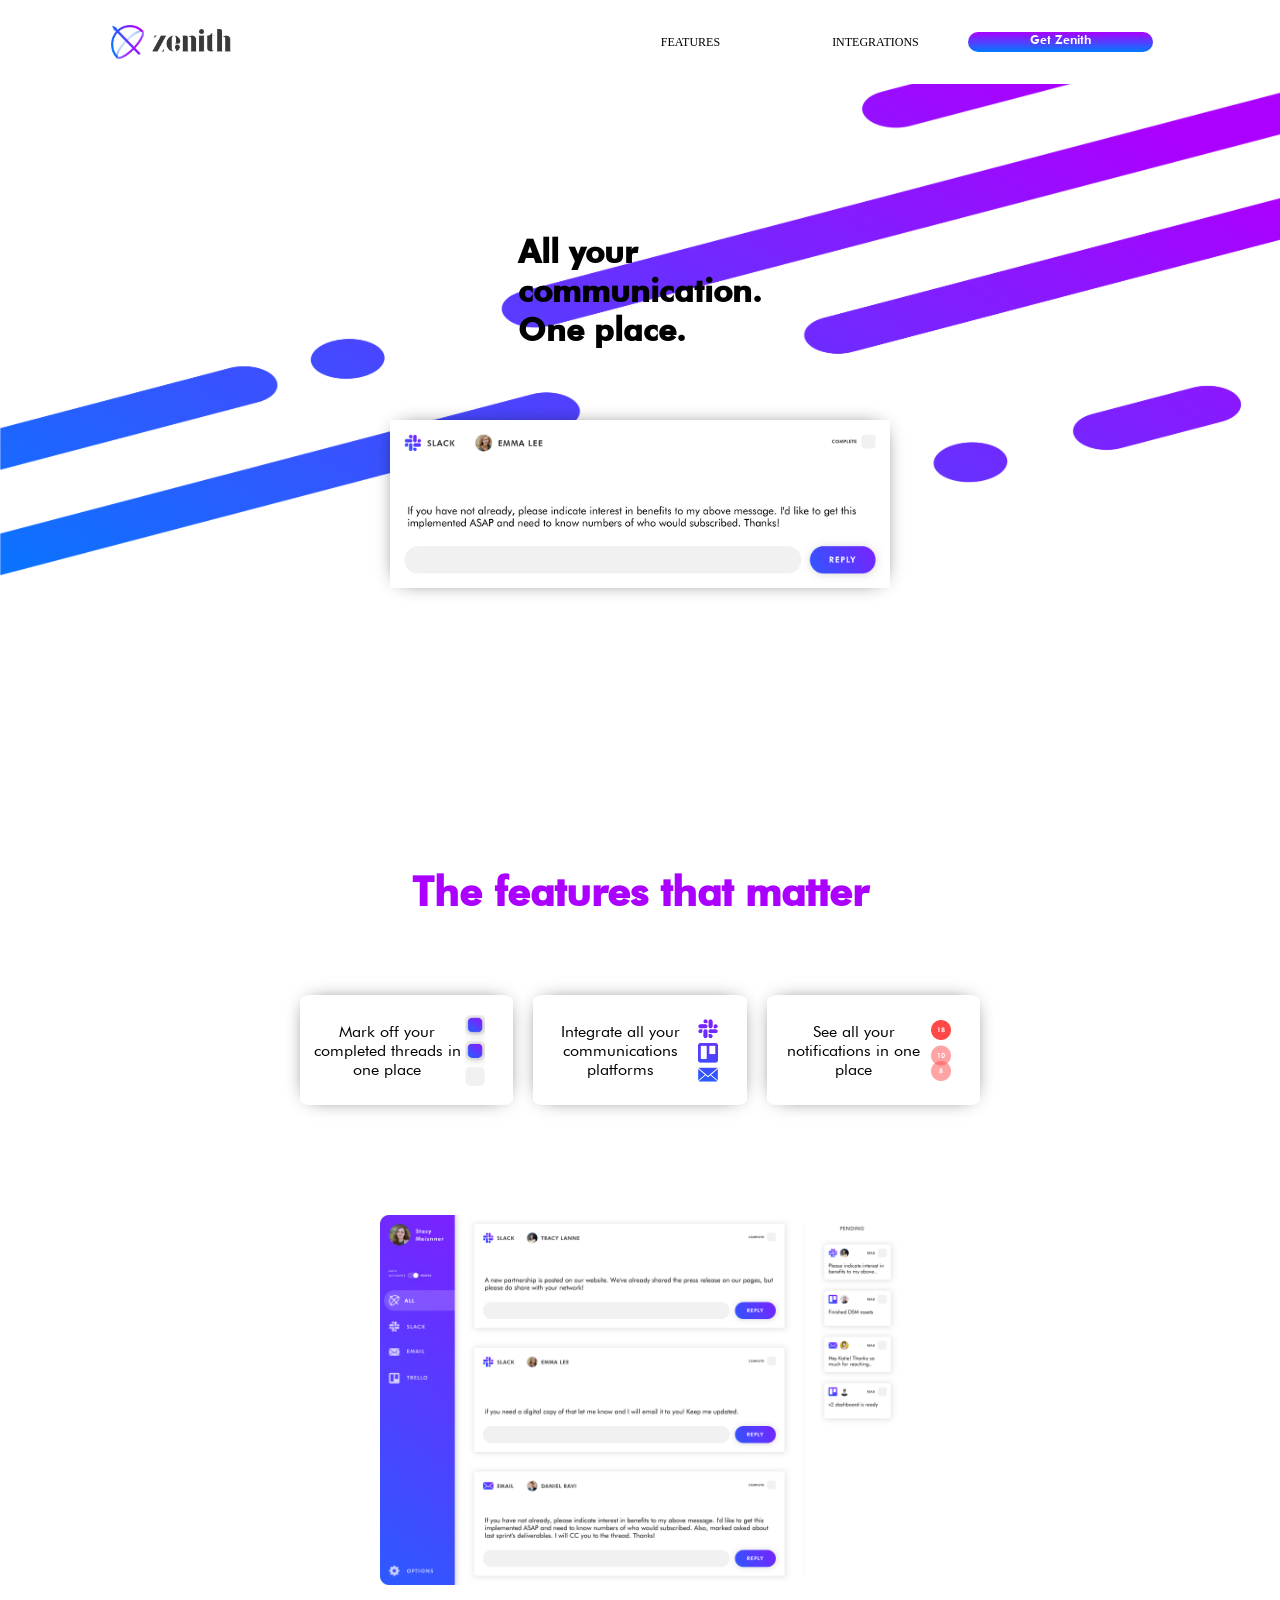
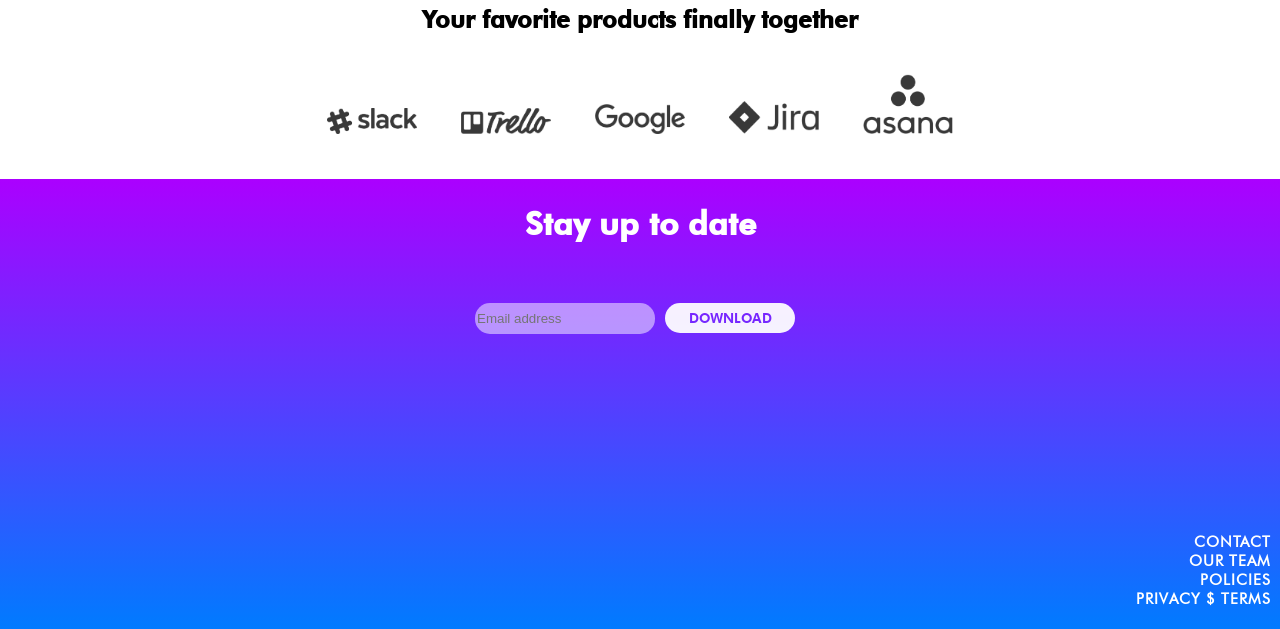
<file: index.html>
<html lang="en">
    <head>
        <meta charset="UTF-8">
        <meta name="viewport" content="width=device-width, initial-scale=1.0">
        <title>Zenith Landing Page</title>
        <link href="style.css" rel="stylesheet">
        <script src="script.js" defer></script>
    </head>
    
    <body>
        <!-- NavBar start -->

        <nav class="navbar">
            <!-- title -->
            <img src="Images-fonts/zenith-logo.png" class="brand-title">
            <!-- hamburger menu -->
            <a href="#" id="toggle-button" class="toggle-button">
                <!-- spans are used to represent each bar -->
                <span class="bar"></span>
                <span class="bar2"></span>
            </a>
            <!-- nav-links -->
            <div class="navbar-links">
                <ul class="navbar-ul">
                    <li><a href="#">FEATURES</a></li>
                    <li><a href="#">INTEGRATIONS</a></li>

                    <li> <div class="button"><a href="#">Get Zenith</a></div></li>
                </ul>
            </div>
        </nav>
        <!-- NavBar end -->
    
        <div class="hero">
            <div class="hero_title"> <h1>All your<br> communication. <br> One place. </h1> </div>
            <img class="hero_card" src="Images-fonts/inbound-card.png">
        </div>
    
        <section class="cards">
          <h2 class="cards_title">The features that matter</h2>
            <div class="cards_parent">
                <div class="cards_card"> <p>Mark off your completed threads in one place</p> <img src="Images-fonts/features-checkboxes.png" alt="checkbox"> </div>
                <div class="cards_card"> <p>Integrate all your communications platforms</p> <img src="Images-fonts/features-integrations.png" alt="integration icons"></div>
                <div class="cards_card"><p>See all your notifications in one place</p> <img src="Images-fonts/features-notifications.png" alt="notifications icons"></div>
            </div> 
             <div class="cards_picture"><img class="cards_picture" src="Images-fonts/zenith-dasboard.png"></div>

        </section>
        
        <h2 class="brand_title"> Your favorite products finally together</h2>
    
        <section class="brands">
           
                <div class="brands_div">
                    <img class="brand_icon1" src="Images-fonts/slack-full.png" alt="slack">
                    <img class="brand_icon2" src="Images-fonts/trello.png" alt="trello">
                    <img class="brand_icon3" src="Images-fonts/google.png" alt="google">
                    <img class="brand_icon4" src="Images-fonts/jira.png" alt="Jira">
                    <img class="brand_icon5" src="Images-fonts/asana.png" alt="asana">
                 </div>
            
           
        </section>
    
        <footer class="footer">
            <h1 class="footer_title">Stay up to date</h1>
            <form class="footer_form" action="email">
                <label for="email"></label>
                <input type="email"  class="footer_email" name="email" placeholder="Email address">
    
                <label  for="button"></label>
                <input value="DOWNLOAD" type="submit" class="footer_button" name="button" placeholder="DOWNLOAD">
            </form>
                <div class="footer_parent">
                    <ul class="footer_links">
                        <li><a href="#">CONTACT</a></li>
                        <li><a href="#">OUR TEAM</a></li>
                        <li><a href="#">POLICIES</a></li>
                        <li><a href="#">PRIVACY $ TERMS</a></li>
    
                    </ul>
                </div>
        </footer>
    </body>
    </html>
</file>
<file: style.css>
@font-face {
  src: url(Images-fonts/futura-heavy.ttf);
  font-family: heavy;
}

@font-face {
  src: url(Images-fonts/futura-book.ttf);
  font-family: book;
}

* {
  -webkit-box-sizing: border-box;
          box-sizing: border-box;
}

body {
  margin: 0;
  padding: 0;
}

.navbar {
  display: -webkit-box;
  display: -ms-flexbox;
  display: flex;
  -webkit-box-orient: vertical;
  -webkit-box-direction: normal;
      -ms-flex-direction: column;
          flex-direction: column;
  -webkit-box-pack: center;
      -ms-flex-pack: center;
          justify-content: center;
  -webkit-box-align: center;
      -ms-flex-align: center;
          align-items: center;
  color: black;
}

.brand-title {
  font-size: 1rem;
  margin: 1em;
  margin-right: auto;
  width: 120px;
}

.navbar-links {
  width: 100%;
  /* display: flex; */
  display: none;
}

.navbar-links ul {
  display: -webkit-box;
  display: -ms-flexbox;
  display: flex;
  -webkit-box-orient: vertical;
  -webkit-box-direction: normal;
      -ms-flex-direction: column;
          flex-direction: column;
  text-align: center;
  width: 100%;
}

.navbar-links li {
  list-style: none;
  width: 100%;
}

.navbar-links li:hover {
  background-color: #555;
}

.navbar-links a {
  width: 100%;
  text-decoration: none;
  color: black;
  /* padding: 1rem; */
  font-size: 0.75rem;
}

.toggle-button {
  position: absolute;
  top: 1rem;
  right: 1rem;
  display: -webkit-box;
  display: -ms-flexbox;
  display: flex;
  -webkit-box-orient: vertical;
  -webkit-box-direction: normal;
      -ms-flex-direction: column;
          flex-direction: column;
  -webkit-box-pack: space-evenly;
      -ms-flex-pack: space-evenly;
          justify-content: space-evenly;
  width: 25px;
  height: 21px;
}

.toggle-button .bar {
  display: inline-block;
  height: 3px;
  width: 130%;
  background-color: #ab00ff;
}

.toggle-button .bar2 {
  display: inline-block;
  height: 3px;
  width: 100%;
  margin-left: 8px;
  background-color: #ab00ff;
}

.navbar-links.active {
  display: -webkit-box;
  display: -ms-flexbox;
  display: flex;
}

.hero {
  display: -webkit-box;
  display: -ms-flexbox;
  display: flex;
  -webkit-box-orient: vertical;
  -webkit-box-direction: normal;
      -ms-flex-direction: column;
          flex-direction: column;
  -webkit-box-pack: center;
      -ms-flex-pack: center;
          justify-content: center;
  margin: auto;
  -webkit-box-align: center;
      -ms-flex-align: center;
          align-items: center;
  background-image: url("./Images-fonts/hero-bg-texture.png");
  background-position: center;
  background-repeat: no-repeat;
  background-size: cover;
  width: 100%;
  height: 500px;
}

.hero .hero_title {
  padding-top: 130px;
  font-size: 13px;
  font-family: heavy;
}

.hero .hero_card {
  width: 300px;
  height: 100px;
  margin-top: 50px;
  -webkit-box-shadow: 0 0 20px -10px;
          box-shadow: 0 0 20px -10px;
}

.brand_title {
  font-family: heavy;
  text-align: center;
}

.cards {
  padding-top: 250px;
}

.cards .cards_picture {
  width: 320px;
  margin-top: 50px;
}

.cards .cards_parent {
  display: -webkit-box;
  display: -ms-flexbox;
  display: flex;
  -webkit-box-orient: vertical;
  -webkit-box-direction: normal;
      -ms-flex-direction: column;
          flex-direction: column;
  -webkit-box-align: center;
      -ms-flex-align: center;
          align-items: center;
}

.cards .cards_title {
  text-align: center;
  font-family: heavy;
  color: #ab00ff;
  margin-bottom: 70px;
}

.cards .cards_card {
  margin: 10px;
  display: -ms-grid;
  display: grid;
  -ms-grid-columns: 80% 20%;
      grid-template-columns: 80% 20%;
  border: solid black;
  border-width: 0px;
  border-radius: 5%;
  -webkit-box-shadow: 0 0 20px -10px;
          box-shadow: 0 0 20px -10px;
  background-color: white;
  height: 110px;
  -webkit-box-align: center;
      -ms-flex-align: center;
          align-items: center;
  text-align: center;
  padding: 20px;
  width: 70%;
  font-family: book;
}

.cards .cards_card img {
  width: 20px;
}

.brands {
  display: -webkit-box;
  display: -ms-flexbox;
  display: flex;
  -webkit-box-pack: center;
      -ms-flex-pack: center;
          justify-content: center;
  text-align: center;
}

.brands .brands_div img {
  width: 130px;
  padding: 20px;
}

.brands .brands_div .parent_icon1 {
  display: -webkit-box;
  display: -ms-flexbox;
  display: flex;
  -webkit-box-orient: horizontal;
  -webkit-box-direction: normal;
      -ms-flex-direction: row;
          flex-direction: row;
}

.brands .brands_div .parent_icon2 {
  display: -webkit-box;
  display: -ms-flexbox;
  display: flex;
  -webkit-box-orient: horizontal;
  -webkit-box-direction: normal;
      -ms-flex-direction: row;
          flex-direction: row;
}

.footer {
  background: -webkit-gradient(linear, left top, left bottom, from(#ab00ff), to(#007bff));
  background: linear-gradient(#ab00ff, #007bff);
  width: 100%;
  height: 450px;
}

.footer .footer_form {
  display: -webkit-box;
  display: -ms-flexbox;
  display: flex;
  -webkit-box-pack: center;
      -ms-flex-pack: center;
          justify-content: center;
  margin-top: 50px;
}

.footer .footer_button {
  border: none;
  width: 130px;
  height: 30px;
  font-family: heavy;
  margin: center;
  margin: 10px;
  mix-blend-mode: screen;
}

.footer .footer_title {
  color: white;
  font-family: heavy;
  text-align: center;
}

.footer .footer_email {
  border: none;
  border-radius: 15px;
  width: 180px;
  height: 31px;
  background-color: rgba(255, 255, 255, 0.5);
  margin-top: 10px;
}

.footer .footer_email ::-webkit-input-placeholder {
  color: white;
}

.footer .footer_email :-ms-input-placeholder {
  color: white;
}

.footer .footer_email ::-ms-input-placeholder {
  color: white;
}

.footer .footer_email ::placeholder {
  color: white;
}

.footer .footer_button {
  border-radius: 15px;
}

.footer .footer_parent {
  height: 60%;
  display: -webkit-box;
  display: -ms-flexbox;
  display: flex;
  -webkit-box-pack: end;
      -ms-flex-pack: end;
          justify-content: flex-end;
}

.footer .footer_parent .footer_links {
  list-style-type: none;
  font-family: book;
  display: -webkit-box;
  display: -ms-flexbox;
  display: flex;
  -webkit-box-orient: vertical;
  -webkit-box-direction: normal;
      -ms-flex-direction: column;
          flex-direction: column;
  -webkit-box-align: end;
      -ms-flex-align: end;
          align-items: flex-end;
  -webkit-box-pack: end;
      -ms-flex-pack: end;
          justify-content: flex-end;
  padding: 5px;
  -ms-flex-item-align: end;
      align-self: flex-end;
}

.footer .footer_parent li a {
  text-decoration: none;
  color: white;
  font-family: "book";
  font-weight: bold;
  font-size: 15px;
  margin: 4px;
  letter-spacing: 1px;
}

@media (min-width: 550px) {
  .toggle-button {
    display: none;
  }
  .brand-title {
    margin: 0;
    padding: 0;
    margin-right: 200px;
  }
  .navbar {
    -webkit-box-orient: horizontal;
    -webkit-box-direction: normal;
        -ms-flex-direction: row;
            flex-direction: row;
    -webkit-box-pack: space-evenly;
        -ms-flex-pack: space-evenly;
            justify-content: space-evenly;
  }
  .navbar-links {
    display: -webkit-box;
    display: -ms-flexbox;
    display: flex;
    -webkit-box-pack: center;
        -ms-flex-pack: center;
            justify-content: center;
    padding: 1em;
    width: 49%;
  }
  .navbar-links .button {
    background: -webkit-gradient(linear, left top, left bottom, from(#ab00ff), to(#007bff));
    background: linear-gradient(#ab00ff, #007bff);
    border-radius: 10px;
    height: 20px;
    font-family: heavy;
  }
  .navbar-links .button a {
    color: white;
    text-align: center;
  }
  .navbar-links ul {
    -webkit-box-orient: horizontal;
    -webkit-box-direction: normal;
        -ms-flex-direction: row;
            flex-direction: row;
  }
  .footer_button {
    border: none;
    width: 160px;
    height: 40px;
    font-family: heavy;
    margin: center;
    mix-blend-mode: screen;
  }
  .footer_title {
    color: white;
    font-family: heavy;
    text-align: center;
    padding-top: 25px;
  }
  .footer_email {
    border: none;
    border-radius: 15px;
    width: 220px;
    height: 40px;
    background-color: rgba(255, 255, 255, 0.5);
  }
  .footer_email ::-webkit-input-placeholder {
    color: white;
  }
  .footer_email :-ms-input-placeholder {
    color: white;
  }
  .footer_email ::-ms-input-placeholder {
    color: white;
  }
  .footer_email ::placeholder {
    color: white;
  }
  .footer_email .footer_button {
    border-radius: 15px;
  }
  .footer_email .footer_parent {
    height: 45%;
    display: -webkit-box;
    display: -ms-flexbox;
    display: flex;
    -webkit-box-pack: end;
        -ms-flex-pack: end;
            justify-content: flex-end;
  }
  .footer_email .footer_parent .footer_links {
    list-style-type: none;
    font-family: book;
    display: -webkit-box;
    display: -ms-flexbox;
    display: flex;
    -webkit-box-orient: vertical;
    -webkit-box-direction: normal;
        -ms-flex-direction: column;
            flex-direction: column;
    -webkit-box-align: end;
        -ms-flex-align: end;
            align-items: flex-end;
    -webkit-box-pack: end;
        -ms-flex-pack: end;
            justify-content: flex-end;
    padding: 5px;
    -ms-flex-item-align: end;
        align-self: flex-end;
  }
  .footer_email .footer_parent li a {
    text-decoration: none;
    color: white;
    font-family: "book";
    font-weight: bold;
    font-size: 15px;
    margin: 4px;
    letter-spacing: 1px;
  }
  .brands {
    display: -webkit-box;
    display: -ms-flexbox;
    display: flex;
    -webkit-box-align: center;
        -ms-flex-align: center;
            align-items: center;
  }
  .cards {
    padding-top: 250px;
    display: -webkit-box;
    display: -ms-flexbox;
    display: flex;
    -webkit-box-orient: vertical;
    -webkit-box-direction: normal;
        -ms-flex-direction: column;
            flex-direction: column;
    -webkit-box-align: center;
        -ms-flex-align: center;
            align-items: center;
  }
  .cards .cards_parent {
    display: -webkit-box;
    display: -ms-flexbox;
    display: flex;
    -webkit-box-orient: horizontal;
    -webkit-box-direction: normal;
        -ms-flex-direction: row;
            flex-direction: row;
    width: 700px;
  }
  .cards .cards_picture {
    width: 520px;
    margin-top: 50px;
  }
  .cards .cards_title {
    text-align: center;
    font-family: heavy;
    color: #ab00ff;
    margin-bottom: 70px;
    font-size: 40px;
  }
  .cards .cards_card {
    display: -ms-grid;
    display: grid;
    -ms-grid-columns: 80% 20%;
        grid-template-columns: 80% 20%;
    border: solid black;
    border-width: 0px;
    border-radius: 5%;
    -webkit-box-shadow: 0 0 20px -10px;
            box-shadow: 0 0 20px -10px;
    background-color: white;
    height: 110px;
    padding: 10px;
    width: 70%;
    font-family: book;
  }
  .cards .cards_card img {
    width: 20px;
  }
  .hero .hero_title {
    font-size: 100%;
  }
  .hero .hero_card {
    width: 500px;
    height: 200px;
  }
}
/*# sourceMappingURL=style.css.map */
</file>
